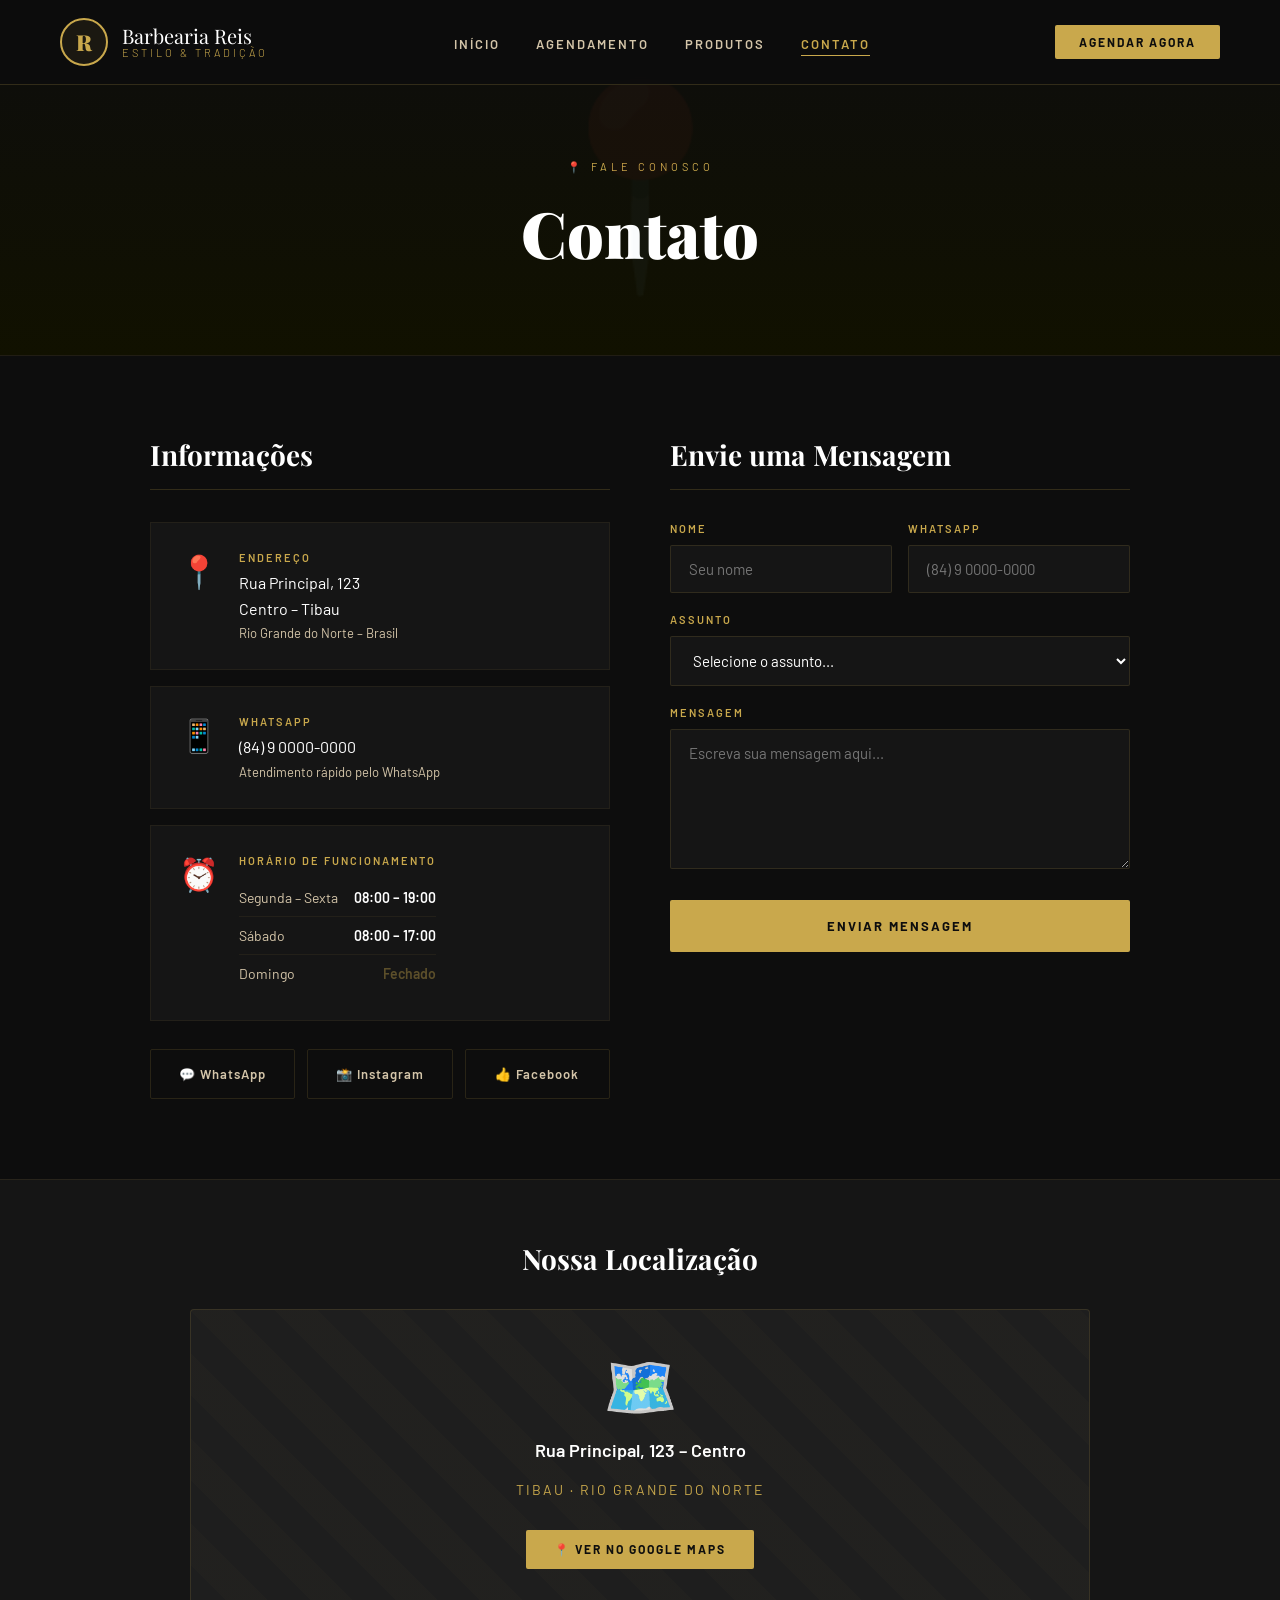
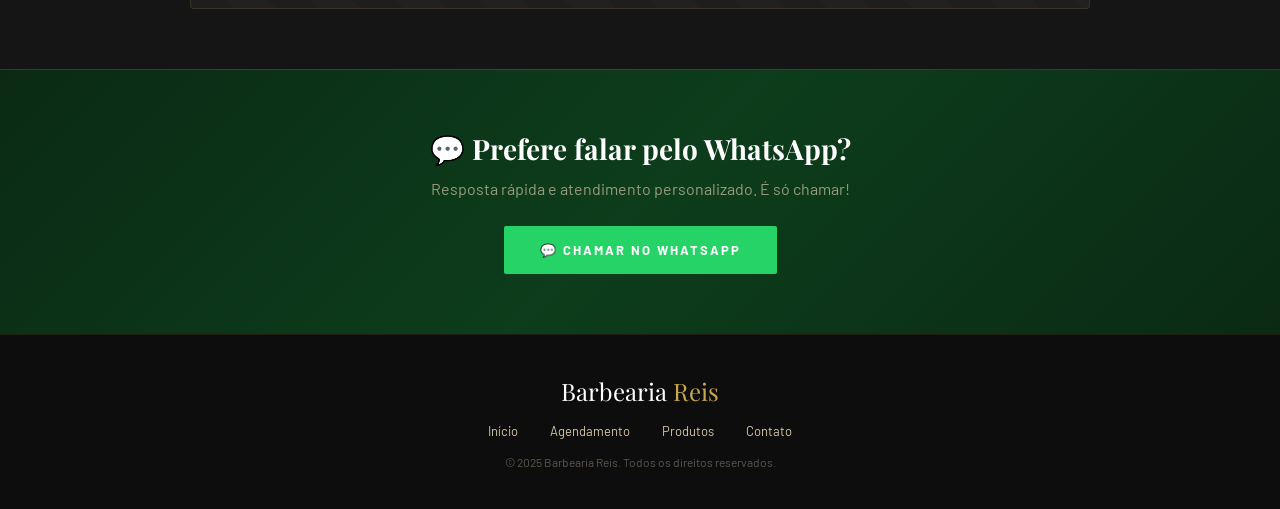
<file: contato.html>
<!DOCTYPE html>
<html lang="pt-BR">
<head>
  <meta charset="UTF-8">
  <meta name="viewport" content="width=device-width, initial-scale=1.0">
  <title>Contato – Barbearia Reis</title>
  <link rel="preconnect" href="https://fonts.googleapis.com">
  <link href="https://fonts.googleapis.com/css2?family=Playfair+Display:wght@700;900&family=Barlow:wght@300;400;600&display=swap" rel="stylesheet">
  <style>
    :root {
      --gold: #C9A84C;
      --gold-light: #e8c76a;
      --dark: #0D0D0D;
      --dark2: #151515;
      --dark3: #1e1e1e;
      --text: #d4c5a9;
      --white: #fff;
    }
    * { margin: 0; padding: 0; box-sizing: border-box; }
    body { background: var(--dark); color: var(--text); font-family: 'Barlow', sans-serif; }

    nav {
      position: fixed; top: 0; width: 100%; z-index: 999;
      display: flex; align-items: center; justify-content: space-between;
      padding: 18px 60px;
      background: rgba(13,13,13,0.95);
      backdrop-filter: blur(10px);
      border-bottom: 1px solid rgba(201,168,76,0.2);
    }
    .nav-logo { display: flex; align-items: center; gap: 14px; text-decoration: none; }
    .logo-circle { width: 48px; height: 48px; border: 2px solid var(--gold); border-radius: 50%; display: flex; align-items: center; justify-content: center; font-family: 'Playfair Display', serif; font-size: 22px; font-weight: 900; color: var(--gold); background: rgba(201,168,76,0.08); }
    .logo-text { font-family: 'Playfair Display', serif; color: var(--white); font-size: 20px; line-height: 1.1; }
    .logo-text span { display: block; font-size: 11px; color: var(--gold); font-family: 'Barlow', sans-serif; font-weight: 300; letter-spacing: 3px; text-transform: uppercase; }
    .nav-links { display: flex; gap: 36px; list-style: none; }
    .nav-links a { color: var(--text); text-decoration: none; font-size: 13px; font-weight: 600; letter-spacing: 2px; text-transform: uppercase; position: relative; transition: color .3s; }
    .nav-links a::after { content: ''; position: absolute; bottom: -4px; left: 0; width: 0; height: 1px; background: var(--gold); transition: width .3s; }
    .nav-links a:hover { color: var(--gold); }
    .nav-links a:hover::after, .nav-links a.active::after { width: 100%; }
    .nav-links a.active { color: var(--gold); }
    .nav-cta { background: var(--gold); color: var(--dark); padding: 10px 24px; border-radius: 2px; font-size: 12px; font-weight: 700; letter-spacing: 2px; text-transform: uppercase; text-decoration: none; transition: all .3s; }
    .nav-cta:hover { background: var(--gold-light); }

    .page-header {
      padding: 160px 60px 80px; text-align: center;
      background: linear-gradient(180deg, #0d0d0d 0%, #111100 100%);
      border-bottom: 1px solid rgba(201,168,76,0.1);
      position: relative; overflow: hidden;
    }
    .page-header::before { content: '📍'; position: absolute; font-size: 200px; opacity: 0.04; top: 50%; left: 50%; transform: translate(-50%,-50%); }
    .page-tag { font-size: 11px; letter-spacing: 4px; text-transform: uppercase; color: var(--gold); margin-bottom: 16px; display: block; }
    .page-title { font-family: 'Playfair Display', serif; font-size: clamp(36px, 5vw, 64px); font-weight: 900; color: var(--white); }

    /* MAIN GRID */
    .main { max-width: 1100px; margin: 0 auto; padding: 80px 60px; display: grid; grid-template-columns: 1fr 1fr; gap: 60px; }

    /* INFO */
    .contact-info h3 { font-family: 'Playfair Display', serif; font-size: 28px; color: var(--white); margin-bottom: 32px; padding-bottom: 16px; border-bottom: 1px solid rgba(201,168,76,0.2); }

    .info-card {
      background: var(--dark2);
      border: 1px solid rgba(201,168,76,0.08);
      padding: 28px; margin-bottom: 16px;
      display: flex; gap: 20px; align-items: flex-start;
      transition: all .3s;
    }
    .info-card:hover { border-color: rgba(201,168,76,0.3); }
    .info-icon { font-size: 32px; min-width: 40px; }
    .info-title { font-size: 11px; letter-spacing: 2px; text-transform: uppercase; color: var(--gold); margin-bottom: 6px; font-weight: 600; }
    .info-value { color: var(--white); font-size: 16px; line-height: 1.6; }
    .info-sub { color: var(--text); font-size: 13px; margin-top: 4px; }

    .social-links { display: flex; gap: 12px; margin-top: 28px; }
    .social-btn {
      flex: 1; padding: 16px; text-align: center;
      border: 1px solid rgba(201,168,76,0.15);
      color: var(--text); text-decoration: none;
      font-size: 13px; font-weight: 600; letter-spacing: 1px;
      transition: all .3s; border-radius: 2px;
      display: flex; align-items: center; justify-content: center; gap: 8px;
    }
    .social-btn:hover { border-color: var(--gold); color: var(--gold); background: rgba(201,168,76,0.06); }
    .social-btn.whatsapp:hover { border-color: #25d366; color: #25d366; background: rgba(37,211,102,0.06); }

    /* HOURS */
    .hours-grid { display: grid; grid-template-columns: 1fr 1fr; gap: 8px; margin-top: 20px; }
    .hour-row { display: flex; justify-content: space-between; padding: 10px 0; border-bottom: 1px solid rgba(201,168,76,0.08); font-size: 14px; }
    .hour-day { color: var(--text); }
    .hour-time { color: var(--white); font-weight: 600; }
    .hour-time.closed { color: rgba(201,168,76,0.4); }

    /* FORM */
    .form-section h3 { font-family: 'Playfair Display', serif; font-size: 28px; color: var(--white); margin-bottom: 32px; padding-bottom: 16px; border-bottom: 1px solid rgba(201,168,76,0.2); }
    .form-group { margin-bottom: 20px; }
    .form-group label { display: block; font-size: 11px; letter-spacing: 2px; text-transform: uppercase; color: var(--gold); margin-bottom: 10px; font-weight: 600; }
    .form-group input, .form-group textarea, .form-group select {
      width: 100%; background: var(--dark2); border: 1px solid rgba(201,168,76,0.15);
      color: var(--white); padding: 14px 18px;
      font-family: 'Barlow', sans-serif; font-size: 15px;
      outline: none; transition: border-color .3s; border-radius: 2px;
    }
    .form-group input:focus, .form-group textarea:focus, .form-group select:focus { border-color: var(--gold); }
    .form-group textarea { height: 140px; resize: vertical; }
    .form-group select option { background: var(--dark2); }
    .form-row { display: grid; grid-template-columns: 1fr 1fr; gap: 16px; }

    .btn-submit {
      width: 100%; padding: 18px;
      background: var(--gold); color: var(--dark);
      border: none; cursor: pointer;
      font-family: 'Barlow', sans-serif;
      font-size: 13px; font-weight: 700; letter-spacing: 2px; text-transform: uppercase;
      transition: all .3s; border-radius: 2px; margin-top: 8px;
    }
    .btn-submit:hover { background: var(--gold-light); transform: translateY(-2px); box-shadow: 0 8px 30px rgba(201,168,76,0.25); }

    .success-msg { display: none; background: rgba(201,168,76,0.08); border: 1px solid var(--gold); padding: 28px; text-align: center; margin-top: 16px; border-radius: 2px; }
    .success-msg.show { display: block; animation: fadeIn .5s ease; }
    .success-msg h4 { font-family: 'Playfair Display', serif; font-size: 22px; color: var(--gold); margin-bottom: 8px; }
    .success-msg p { color: var(--text); font-size: 14px; }

    /* MAP SECTION */
    .map-section { background: var(--dark2); border-top: 1px solid rgba(201,168,76,0.1); padding: 60px; text-align: center; }
    .map-section h3 { font-family: 'Playfair Display', serif; font-size: 28px; color: var(--white); margin-bottom: 32px; }
    .map-placeholder {
      max-width: 900px; margin: 0 auto;
      height: 300px; background: var(--dark3);
      border: 1px solid rgba(201,168,76,0.15);
      display: flex; align-items: center; justify-content: center;
      flex-direction: column; gap: 16px; border-radius: 4px;
      position: relative; overflow: hidden;
    }
    .map-placeholder::before {
      content: '';
      position: absolute; inset: 0;
      background: repeating-linear-gradient(45deg, transparent, transparent 30px, rgba(201,168,76,0.02) 30px, rgba(201,168,76,0.02) 60px);
    }
    .map-icon { font-size: 60px; }
    .map-addr { font-size: 18px; color: var(--white); font-weight: 600; }
    .map-city { font-size: 14px; color: var(--gold); letter-spacing: 2px; margin-top: 4px; }
    .map-btn {
      margin-top: 16px; display: inline-block;
      background: var(--gold); color: var(--dark);
      padding: 12px 28px; border-radius: 2px;
      font-size: 12px; font-weight: 700; letter-spacing: 2px; text-transform: uppercase;
      text-decoration: none; transition: all .3s;
    }
    .map-btn:hover { background: var(--gold-light); }

    /* CTA WA */
    .wa-banner {
      background: linear-gradient(135deg, #0a2a14 0%, #0d3d1c 50%, #0a2a14 100%);
      border-top: 1px solid rgba(37,211,102,0.2);
      padding: 60px; text-align: center;
    }
    .wa-banner h3 { font-family: 'Playfair Display', serif; font-size: 28px; color: var(--white); margin-bottom: 12px; }
    .wa-banner p { color: rgba(212,197,169,0.7); margin-bottom: 28px; }
    .wa-btn {
      display: inline-flex; align-items: center; gap: 10px;
      background: #25d366; color: #fff;
      padding: 16px 36px; border-radius: 2px;
      font-size: 13px; font-weight: 700; letter-spacing: 2px; text-transform: uppercase;
      text-decoration: none; transition: all .3s;
    }
    .wa-btn:hover { background: #1da851; transform: translateY(-2px); box-shadow: 0 8px 30px rgba(37,211,102,0.3); }

    footer { background: var(--dark); border-top: 1px solid rgba(201,168,76,0.1); padding: 40px 60px; text-align: center; }
    .footer-logo { font-family: 'Playfair Display', serif; font-size: 24px; color: var(--white); margin-bottom: 8px; }
    .footer-logo span { color: var(--gold); }
    .footer-links { display: flex; gap: 32px; justify-content: center; margin: 16px 0; }
    .footer-links a { color: var(--text); text-decoration: none; font-size: 13px; transition: color .3s; }
    .footer-links a:hover { color: var(--gold); }
    .footer-copy { color: rgba(212,197,169,0.4); font-size: 12px; margin-top: 8px; }

    @keyframes fadeIn { from { opacity: 0; transform: translateY(10px); } to { opacity: 1; transform: none; } }

    @media (max-width: 768px) {
      nav { padding: 16px 24px; }
      .nav-links { display: none; }
      .page-header { padding: 120px 24px 60px; }
      .main { grid-template-columns: 1fr; padding: 60px 24px; }
      .map-section, .wa-banner, footer { padding: 50px 24px; }
      .form-row { grid-template-columns: 1fr; }
    }
  </style>
</head>
<body>

<nav>
  <a href="index.html" class="nav-logo">
    <div class="logo-circle">R</div>
    <div class="logo-text">Barbearia Reis <span>Estilo & Tradição</span></div>
  </a>
  <ul class="nav-links">
    <li><a href="index.html">Início</a></li>
    <li><a href="agendamento.html">Agendamento</a></li>
    <li><a href="produtos.html">Produtos</a></li>
    <li><a href="contato.html" class="active">Contato</a></li>
  </ul>
  <a href="agendamento.html" class="nav-cta">Agendar Agora</a>
</nav>

<div class="page-header">
  <span class="page-tag">📍 Fale Conosco</span>
  <h1 class="page-title">Contato</h1>
</div>

<div class="main">
  <!-- INFO -->
  <div class="contact-info">
    <h3>Informações</h3>

    <div class="info-card">
      <div class="info-icon">📍</div>
      <div>
        <div class="info-title">Endereço</div>
        <div class="info-value">Rua Principal, 123<br>Centro – Tibau</div>
        <div class="info-sub">Rio Grande do Norte – Brasil</div>
      </div>
    </div>

    <div class="info-card">
      <div class="info-icon">📱</div>
      <div>
        <div class="info-title">WhatsApp</div>
        <div class="info-value">(84) 9 0000-0000</div>
        <div class="info-sub">Atendimento rápido pelo WhatsApp</div>
      </div>
    </div>

    <div class="info-card">
      <div class="info-icon">⏰</div>
      <div>
        <div class="info-title">Horário de Funcionamento</div>
        <div style="margin-top:12px;">
          <div class="hour-row"><span class="hour-day">Segunda – Sexta</span><span class="hour-time">08:00 – 19:00</span></div>
          <div class="hour-row"><span class="hour-day">Sábado</span><span class="hour-time">08:00 – 17:00</span></div>
          <div class="hour-row" style="border:none"><span class="hour-day">Domingo</span><span class="hour-time closed">Fechado</span></div>
        </div>
      </div>
    </div>

    <div class="social-links">
      <a href="https://wa.me/5584900000000" target="_blank" class="social-btn whatsapp">
        💬 WhatsApp
      </a>
      <a href="#" class="social-btn">
        📸 Instagram
      </a>
      <a href="#" class="social-btn">
        👍 Facebook
      </a>
    </div>
  </div>

  <!-- FORM -->
  <div class="form-section">
    <h3>Envie uma Mensagem</h3>

    <div class="form-row">
      <div class="form-group">
        <label>Nome</label>
        <input type="text" id="nome" placeholder="Seu nome">
      </div>
      <div class="form-group">
        <label>WhatsApp</label>
        <input type="tel" id="tel" placeholder="(84) 9 0000-0000">
      </div>
    </div>

    <div class="form-group">
      <label>Assunto</label>
      <select id="assunto">
        <option value="">Selecione o assunto...</option>
        <option>Dúvida sobre cortes</option>
        <option>Informações sobre produtos</option>
        <option>Reclamação / Sugestão</option>
        <option>Parceria / Fornecedor</option>
        <option>Outro</option>
      </select>
    </div>

    <div class="form-group">
      <label>Mensagem</label>
      <textarea id="msg" placeholder="Escreva sua mensagem aqui..."></textarea>
    </div>

    <button class="btn-submit" onclick="enviarMensagem()">Enviar Mensagem</button>

    <div class="success-msg" id="successMsg">
      <div style="font-size:48px;margin-bottom:12px">✅</div>
      <h4>Mensagem Enviada!</h4>
      <p>Entraremos em contato em breve pelo WhatsApp. Obrigado! 🙏</p>
    </div>
  </div>
</div>

<!-- MAP -->
<div class="map-section">
  <h3>Nossa Localização</h3>
  <div class="map-placeholder">
    <div class="map-icon">🗺️</div>
    <div class="map-addr">Rua Principal, 123 – Centro</div>
    <div class="map-city">TIBAU · RIO GRANDE DO NORTE</div>
    <a href="https://maps.google.com/?q=Tibau,RN" target="_blank" class="map-btn">📍 Ver no Google Maps</a>
  </div>
</div>

<!-- WA BANNER -->
<div class="wa-banner">
  <h3>💬 Prefere falar pelo WhatsApp?</h3>
  <p>Resposta rápida e atendimento personalizado. É só chamar!</p>
  <a href="https://wa.me/5584900000000?text=Olá%20Barbearia%20Reis!%20Gostaria%20de%20mais%20informações." target="_blank" class="wa-btn">
    💬 Chamar no WhatsApp
  </a>
</div>

<footer>
  <div class="footer-logo">Barbearia <span>Reis</span></div>
  <div class="footer-links">
    <a href="index.html">Início</a>
    <a href="agendamento.html">Agendamento</a>
    <a href="produtos.html">Produtos</a>
    <a href="contato.html">Contato</a>
  </div>
  <div class="footer-copy">© 2025 Barbearia Reis. Todos os direitos reservados.</div>
</footer>

<script>
  function enviarMensagem() {
    const nome = document.getElementById('nome').value.trim();
    const tel = document.getElementById('tel').value.trim();
    const assunto = document.getElementById('assunto').value;
    const msg = document.getElementById('msg').value.trim();

    if (!nome) { alert('Por favor, informe seu nome!'); return; }
    if (!msg) { alert('Por favor, escreva uma mensagem!'); return; }

    // Simula envio e exibe sucesso
    document.getElementById('successMsg').classList.add('show');

    // Opcionalmente redireciona para WhatsApp
    if (tel) {
      const text = `Olá! Sou ${nome}.%0AAssunto: ${assunto || 'Contato geral'}%0A%0A${msg}`;
      setTimeout(() => {
        window.open(`https://wa.me/5584900000000?text=${text}`, '_blank');
      }, 1000);
    }

    // Reset
    setTimeout(() => {
      document.getElementById('nome').value = '';
      document.getElementById('tel').value = '';
      document.getElementById('assunto').value = '';
      document.getElementById('msg').value = '';
      document.getElementById('successMsg').classList.remove('show');
    }, 4000);
  }
</script>
</body>
</html>
</file>
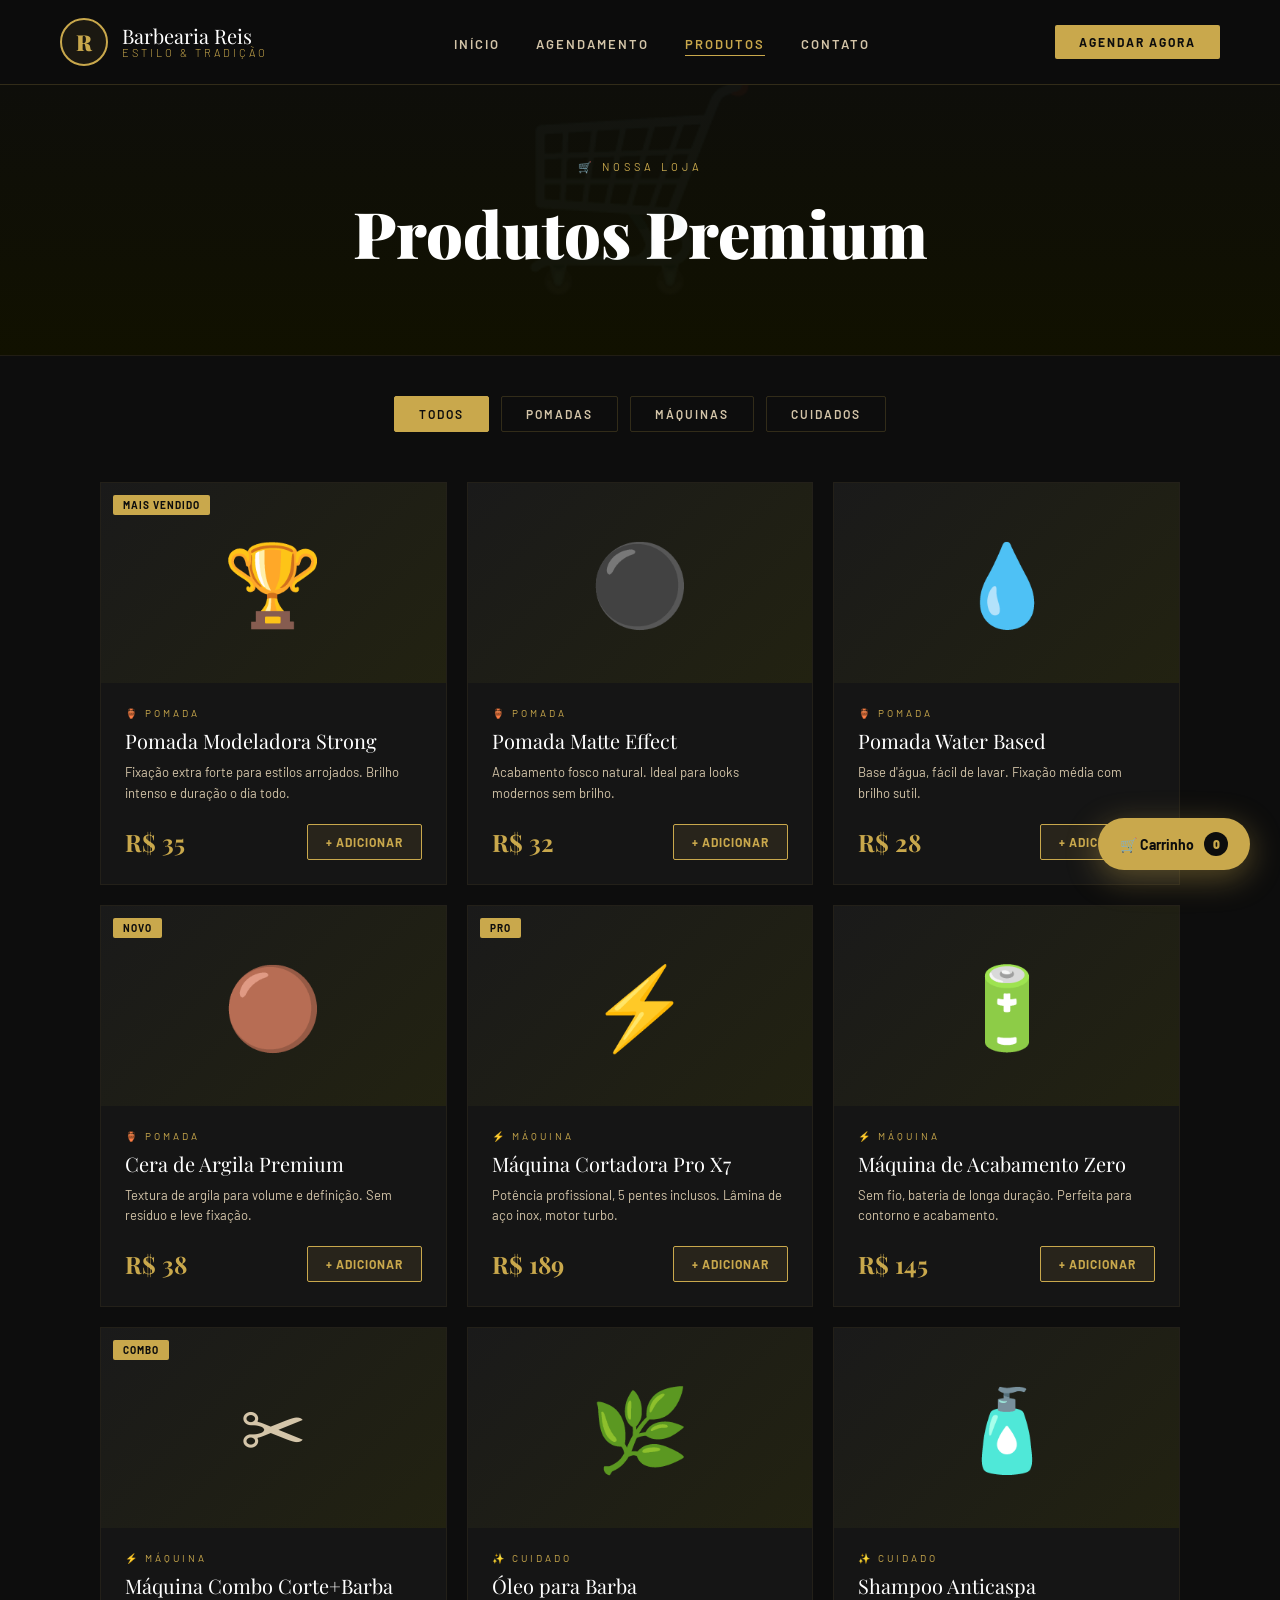
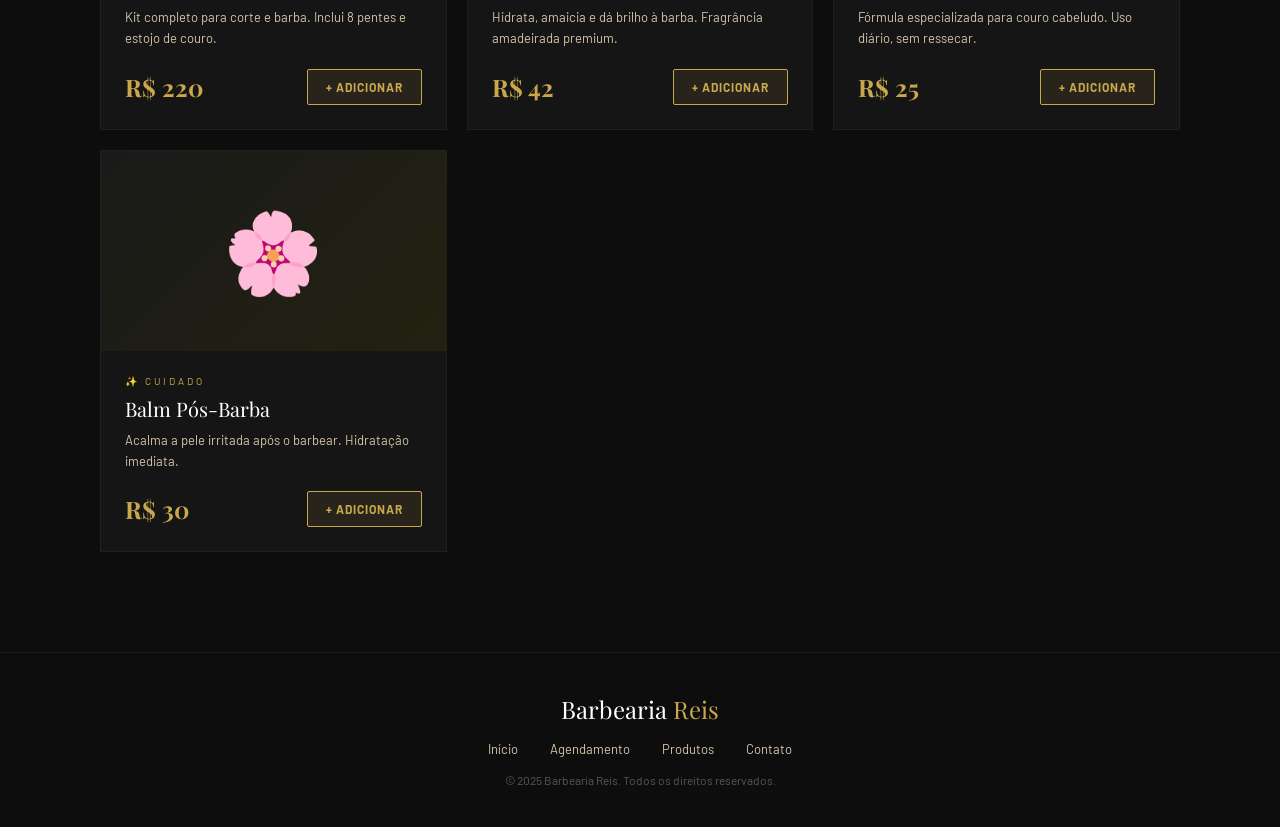
<file: produtos.html>
<!DOCTYPE html>
<html lang="pt-BR">
<head>
  <meta charset="UTF-8">
  <meta name="viewport" content="width=device-width, initial-scale=1.0">
  <title>Produtos – Barbearia Reis</title>
  <link rel="preconnect" href="https://fonts.googleapis.com">
  <link href="https://fonts.googleapis.com/css2?family=Playfair+Display:wght@700;900&family=Barlow:wght@300;400;600&display=swap" rel="stylesheet">
  <style>
    :root {
      --gold: #C9A84C;
      --gold-light: #e8c76a;
      --dark: #0D0D0D;
      --dark2: #151515;
      --dark3: #1e1e1e;
      --text: #d4c5a9;
      --white: #fff;
    }
    * { margin: 0; padding: 0; box-sizing: border-box; }
    body { background: var(--dark); color: var(--text); font-family: 'Barlow', sans-serif; }

    nav {
      position: fixed; top: 0; width: 100%; z-index: 999;
      display: flex; align-items: center; justify-content: space-between;
      padding: 18px 60px;
      background: rgba(13,13,13,0.95);
      backdrop-filter: blur(10px);
      border-bottom: 1px solid rgba(201,168,76,0.2);
    }
    .nav-logo { display: flex; align-items: center; gap: 14px; text-decoration: none; }
    .logo-circle { width: 48px; height: 48px; border: 2px solid var(--gold); border-radius: 50%; display: flex; align-items: center; justify-content: center; font-family: 'Playfair Display', serif; font-size: 22px; font-weight: 900; color: var(--gold); background: rgba(201,168,76,0.08); }
    .logo-text { font-family: 'Playfair Display', serif; color: var(--white); font-size: 20px; line-height: 1.1; }
    .logo-text span { display: block; font-size: 11px; color: var(--gold); font-family: 'Barlow', sans-serif; font-weight: 300; letter-spacing: 3px; text-transform: uppercase; }
    .nav-links { display: flex; gap: 36px; list-style: none; }
    .nav-links a { color: var(--text); text-decoration: none; font-size: 13px; font-weight: 600; letter-spacing: 2px; text-transform: uppercase; position: relative; transition: color .3s; }
    .nav-links a::after { content: ''; position: absolute; bottom: -4px; left: 0; width: 0; height: 1px; background: var(--gold); transition: width .3s; }
    .nav-links a:hover { color: var(--gold); }
    .nav-links a:hover::after, .nav-links a.active::after { width: 100%; }
    .nav-links a.active { color: var(--gold); }
    .nav-cta { background: var(--gold); color: var(--dark); padding: 10px 24px; border-radius: 2px; font-size: 12px; font-weight: 700; letter-spacing: 2px; text-transform: uppercase; text-decoration: none; transition: all .3s; }
    .nav-cta:hover { background: var(--gold-light); }

    .page-header {
      padding: 160px 60px 80px; text-align: center;
      background: linear-gradient(180deg, #0d0d0d 0%, #111100 100%);
      border-bottom: 1px solid rgba(201,168,76,0.1);
      position: relative; overflow: hidden;
    }
    .page-header::before { content: '🛒'; position: absolute; font-size: 200px; opacity: 0.04; top: 50%; left: 50%; transform: translate(-50%,-50%); }
    .page-tag { font-size: 11px; letter-spacing: 4px; text-transform: uppercase; color: var(--gold); margin-bottom: 16px; display: block; }
    .page-title { font-family: 'Playfair Display', serif; font-size: clamp(36px, 5vw, 64px); font-weight: 900; color: var(--white); }

    /* CART WIDGET */
    .cart-widget {
      position: fixed; bottom: 30px; right: 30px; z-index: 998;
      background: var(--gold); color: var(--dark);
      border-radius: 50px; padding: 14px 22px;
      display: flex; align-items: center; gap: 10px;
      font-weight: 700; font-size: 14px; cursor: pointer;
      box-shadow: 0 8px 32px rgba(201,168,76,0.4);
      transition: all .3s;
    }
    .cart-widget:hover { transform: translateY(-2px); box-shadow: 0 12px 40px rgba(201,168,76,0.5); }
    .cart-count {
      background: var(--dark); color: var(--gold);
      width: 24px; height: 24px; border-radius: 50%;
      display: flex; align-items: center; justify-content: center;
      font-size: 12px; font-weight: 900;
    }

    /* CART PANEL */
    .cart-panel {
      position: fixed; right: -420px; top: 0; bottom: 0; width: 400px; z-index: 1000;
      background: var(--dark2);
      border-left: 1px solid rgba(201,168,76,0.2);
      padding: 30px;
      transition: right .4s cubic-bezier(.25,.46,.45,.94);
      overflow-y: auto;
    }
    .cart-panel.open { right: 0; }
    .cart-overlay { display: none; position: fixed; inset: 0; background: rgba(0,0,0,0.6); z-index: 999; }
    .cart-overlay.show { display: block; }
    .cart-header { display: flex; justify-content: space-between; align-items: center; margin-bottom: 30px; }
    .cart-header h3 { font-family: 'Playfair Display', serif; font-size: 24px; color: var(--white); }
    .cart-close { background: none; border: none; color: var(--text); font-size: 24px; cursor: pointer; transition: color .3s; }
    .cart-close:hover { color: var(--gold); }
    .cart-item { display: flex; gap: 16px; padding: 16px 0; border-bottom: 1px solid rgba(201,168,76,0.1); align-items: center; }
    .cart-item-icon { font-size: 28px; min-width: 40px; text-align: center; }
    .cart-item-info { flex: 1; }
    .cart-item-name { color: var(--white); font-size: 15px; font-weight: 600; }
    .cart-item-price { color: var(--gold); font-size: 14px; margin-top: 2px; }
    .cart-item-qty { display: flex; align-items: center; gap: 10px; }
    .qty-btn { background: rgba(201,168,76,0.1); border: 1px solid rgba(201,168,76,0.2); color: var(--gold); width: 28px; height: 28px; border-radius: 2px; cursor: pointer; font-size: 16px; transition: all .2s; }
    .qty-btn:hover { background: rgba(201,168,76,0.2); }
    .qty-num { color: var(--white); font-weight: 600; min-width: 20px; text-align: center; }
    .cart-item-remove { color: rgba(201,168,76,0.4); cursor: pointer; font-size: 18px; transition: color .2s; }
    .cart-item-remove:hover { color: #e74c3c; }
    .cart-empty { text-align: center; padding: 60px 20px; color: var(--text); }
    .cart-empty-icon { font-size: 60px; margin-bottom: 16px; }
    .cart-total { padding: 24px 0; }
    .cart-total-line { display: flex; justify-content: space-between; margin-bottom: 12px; font-size: 14px; }
    .cart-total-final { display: flex; justify-content: space-between; padding-top: 16px; border-top: 1px solid rgba(201,168,76,0.2); }
    .cart-total-final span:first-child { font-weight: 700; color: var(--white); font-size: 16px; }
    .cart-total-final span:last-child { font-family: 'Playfair Display', serif; font-size: 24px; color: var(--gold); }
    .btn-checkout { width: 100%; padding: 16px; background: var(--gold); color: var(--dark); border: none; cursor: pointer; font-family: 'Barlow', sans-serif; font-size: 13px; font-weight: 700; letter-spacing: 2px; text-transform: uppercase; border-radius: 2px; margin-top: 16px; transition: all .3s; }
    .btn-checkout:hover { background: var(--gold-light); }

    /* FILTERS */
    .filters { display: flex; gap: 12px; justify-content: center; padding: 40px 60px 0; flex-wrap: wrap; }
    .filter-btn { padding: 10px 24px; background: transparent; border: 1px solid rgba(201,168,76,0.2); color: var(--text); font-family: 'Barlow', sans-serif; font-size: 12px; font-weight: 600; letter-spacing: 2px; text-transform: uppercase; cursor: pointer; transition: all .3s; border-radius: 2px; }
    .filter-btn:hover, .filter-btn.active { background: var(--gold); border-color: var(--gold); color: var(--dark); }

    /* PRODUCTS GRID */
    .products { max-width: 1200px; margin: 0 auto; padding: 50px 60px 100px; display: grid; grid-template-columns: repeat(auto-fill, minmax(280px, 1fr)); gap: 20px; }

    .product-card {
      background: var(--dark2);
      border: 1px solid rgba(201,168,76,0.08);
      overflow: hidden; transition: all .3s;
      opacity: 0; transform: translateY(20px);
    }
    .product-card.visible { opacity: 1; transform: none; }
    .product-card:hover { border-color: rgba(201,168,76,0.3); transform: translateY(-4px); box-shadow: 0 12px 40px rgba(0,0,0,0.4); }

    .product-img {
      width: 100%; height: 200px;
      display: flex; align-items: center; justify-content: center;
      font-size: 80px;
      background: linear-gradient(135deg, #1a1a1a 0%, #222211 100%);
      position: relative;
    }
    .product-badge {
      position: absolute; top: 12px; left: 12px;
      background: var(--gold); color: var(--dark);
      font-size: 10px; font-weight: 700; letter-spacing: 1px; text-transform: uppercase;
      padding: 4px 10px; border-radius: 2px;
    }

    .product-info { padding: 24px; }
    .product-category { font-size: 10px; letter-spacing: 3px; text-transform: uppercase; color: var(--gold); margin-bottom: 8px; }
    .product-name { font-family: 'Playfair Display', serif; font-size: 20px; color: var(--white); margin-bottom: 8px; }
    .product-desc { font-size: 13px; color: var(--text); line-height: 1.6; margin-bottom: 20px; }
    .product-footer { display: flex; align-items: center; justify-content: space-between; }
    .product-price { font-family: 'Playfair Display', serif; font-size: 24px; color: var(--gold); font-weight: 700; }
    .btn-add {
      background: rgba(201,168,76,0.1); border: 1px solid var(--gold); color: var(--gold);
      padding: 10px 18px; cursor: pointer; font-family: 'Barlow', sans-serif;
      font-size: 12px; font-weight: 700; letter-spacing: 1px; text-transform: uppercase;
      transition: all .3s; border-radius: 2px;
    }
    .btn-add:hover { background: var(--gold); color: var(--dark); }

    footer { background: var(--dark); border-top: 1px solid rgba(201,168,76,0.1); padding: 40px 60px; text-align: center; }
    .footer-logo { font-family: 'Playfair Display', serif; font-size: 24px; color: var(--white); margin-bottom: 8px; }
    .footer-logo span { color: var(--gold); }
    .footer-links { display: flex; gap: 32px; justify-content: center; margin: 16px 0; }
    .footer-links a { color: var(--text); text-decoration: none; font-size: 13px; transition: color .3s; }
    .footer-links a:hover { color: var(--gold); }
    .footer-copy { color: rgba(212,197,169,0.4); font-size: 12px; margin-top: 8px; }

    @media (max-width: 768px) {
      nav { padding: 16px 24px; }
      .nav-links { display: none; }
      .page-header { padding: 120px 24px 60px; }
      .filters { padding: 30px 24px 0; }
      .products { padding: 30px 24px 80px; }
      .cart-panel { width: 100%; right: -100%; }
    }
  </style>
</head>
<body>

<nav>
  <a href="index.html" class="nav-logo">
    <div class="logo-circle">R</div>
    <div class="logo-text">Barbearia Reis <span>Estilo & Tradição</span></div>
  </a>
  <ul class="nav-links">
    <li><a href="index.html">Início</a></li>
    <li><a href="agendamento.html">Agendamento</a></li>
    <li><a href="produtos.html" class="active">Produtos</a></li>
    <li><a href="contato.html">Contato</a></li>
  </ul>
  <a href="agendamento.html" class="nav-cta">Agendar Agora</a>
</nav>

<div class="page-header">
  <span class="page-tag">🛒 Nossa Loja</span>
  <h1 class="page-title">Produtos Premium</h1>
</div>

<!-- FILTROS -->
<div class="filters">
  <button class="filter-btn active" onclick="filterProducts('todos', this)">Todos</button>
  <button class="filter-btn" onclick="filterProducts('pomada', this)">Pomadas</button>
  <button class="filter-btn" onclick="filterProducts('maquina', this)">Máquinas</button>
  <button class="filter-btn" onclick="filterProducts('cuidado', this)">Cuidados</button>
</div>

<!-- PRODUTOS -->
<div class="products" id="productsGrid"></div>

<!-- CARRINHO WIDGET -->
<div class="cart-widget" onclick="openCart()">
  🛒 Carrinho
  <div class="cart-count" id="cartCount">0</div>
</div>

<!-- OVERLAY -->
<div class="cart-overlay" id="cartOverlay" onclick="closeCart()"></div>

<!-- PAINEL DO CARRINHO -->
<div class="cart-panel" id="cartPanel">
  <div class="cart-header">
    <h3>🛒 Carrinho</h3>
    <button class="cart-close" onclick="closeCart()">✕</button>
  </div>
  <div id="cartItems"></div>
  <div id="cartFooter"></div>
</div>

<footer>
  <div class="footer-logo">Barbearia <span>Reis</span></div>
  <div class="footer-links">
    <a href="index.html">Início</a>
    <a href="agendamento.html">Agendamento</a>
    <a href="produtos.html">Produtos</a>
    <a href="contato.html">Contato</a>
  </div>
  <div class="footer-copy">© 2025 Barbearia Reis. Todos os direitos reservados.</div>
</footer>

<script>
  const products = [
    { id:1, name:"Pomada Modeladora Strong", category:"pomada", icon:"🏆", desc:"Fixação extra forte para estilos arrojados. Brilho intenso e duração o dia todo.", price:35, badge:"Mais Vendido" },
    { id:2, name:"Pomada Matte Effect", category:"pomada", icon:"⚫", desc:"Acabamento fosco natural. Ideal para looks modernos sem brilho.", price:32, badge:null },
    { id:3, name:"Pomada Water Based", category:"pomada", icon:"💧", desc:"Base d'água, fácil de lavar. Fixação média com brilho sutil.", price:28, badge:null },
    { id:4, name:"Cera de Argila Premium", category:"pomada", icon:"🟤", desc:"Textura de argila para volume e definição. Sem resíduo e leve fixação.", price:38, badge:"Novo" },
    { id:5, name:"Máquina Cortadora Pro X7", category:"maquina", icon:"⚡", desc:"Potência profissional, 5 pentes inclusos. Lâmina de aço inox, motor turbo.", price:189, badge:"Pro" },
    { id:6, name:"Máquina de Acabamento Zero", category:"maquina", icon:"🔋", desc:"Sem fio, bateria de longa duração. Perfeita para contorno e acabamento.", price:145, badge:null },
    { id:7, name:"Máquina Combo Corte+Barba", category:"maquina", icon:"✂", desc:"Kit completo para corte e barba. Inclui 8 pentes e estojo de couro.", price:220, badge:"Combo" },
    { id:8, name:"Óleo para Barba", category:"cuidado", icon:"🌿", desc:"Hidrata, amaicia e dá brilho à barba. Fragrância amadeirada premium.", price:42, badge:null },
    { id:9, name:"Shampoo Anticaspa", category:"cuidado", icon:"🧴", desc:"Fórmula especializada para couro cabeludo. Uso diário, sem ressecar.", price:25, badge:null },
    { id:10, name:"Balm Pós-Barba", category:"cuidado", icon:"🌸", desc:"Acalma a pele irritada após o barbear. Hidratação imediata.", price:30, badge:null },
  ];

  let cart = {};
  let currentFilter = 'todos';

  function renderProducts(filter = 'todos') {
    const grid = document.getElementById('productsGrid');
    const filtered = filter === 'todos' ? products : products.filter(p => p.category === filter);
    grid.innerHTML = '';
    filtered.forEach((p, i) => {
      const card = document.createElement('div');
      card.className = 'product-card';
      card.dataset.category = p.category;
      card.innerHTML = `
        <div class="product-img">
          ${p.badge ? `<div class="product-badge">${p.badge}</div>` : ''}
          ${p.icon}
        </div>
        <div class="product-info">
          <div class="product-category">${p.category === 'pomada' ? '🏺 Pomada' : p.category === 'maquina' ? '⚡ Máquina' : '✨ Cuidado'}</div>
          <div class="product-name">${p.name}</div>
          <div class="product-desc">${p.desc}</div>
          <div class="product-footer">
            <div class="product-price">R$ ${p.price}</div>
            <button class="btn-add" onclick="addToCart(${p.id})">+ Adicionar</button>
          </div>
        </div>
      `;
      grid.appendChild(card);
      setTimeout(() => card.classList.add('visible'), i * 80);
    });
  }

  function filterProducts(cat, btn) {
    currentFilter = cat;
    document.querySelectorAll('.filter-btn').forEach(b => b.classList.remove('active'));
    btn.classList.add('active');
    renderProducts(cat);
  }

  function addToCart(id) {
    if (!cart[id]) cart[id] = { ...products.find(p => p.id === id), qty: 0 };
    cart[id].qty++;
    updateCartCount();
    showAddedFeedback(id);
  }

  function showAddedFeedback(id) {
    const btns = document.querySelectorAll('.btn-add');
    // Simple visual feedback
    openCart();
    renderCart();
  }

  function removeFromCart(id) {
    delete cart[id];
    renderCart();
    updateCartCount();
  }

  function changeQty(id, delta) {
    cart[id].qty += delta;
    if (cart[id].qty <= 0) removeFromCart(id);
    else { renderCart(); updateCartCount(); }
  }

  function updateCartCount() {
    const total = Object.values(cart).reduce((s, i) => s + i.qty, 0);
    document.getElementById('cartCount').textContent = total;
  }

  function renderCart() {
    const items = Object.values(cart);
    const itemsEl = document.getElementById('cartItems');
    const footerEl = document.getElementById('cartFooter');

    if (items.length === 0) {
      itemsEl.innerHTML = `
        <div class="cart-empty">
          <div class="cart-empty-icon">🛒</div>
          <p>Seu carrinho está vazio.</p>
          <p style="margin-top:8px;font-size:13px;color:rgba(212,197,169,0.5)">Adicione produtos para começar!</p>
        </div>`;
      footerEl.innerHTML = '';
      return;
    }

    itemsEl.innerHTML = items.map(item => `
      <div class="cart-item">
        <div class="cart-item-icon">${item.icon}</div>
        <div class="cart-item-info">
          <div class="cart-item-name">${item.name}</div>
          <div class="cart-item-price">R$ ${item.price} cada</div>
        </div>
        <div class="cart-item-qty">
          <button class="qty-btn" onclick="changeQty(${item.id}, -1)">−</button>
          <span class="qty-num">${item.qty}</span>
          <button class="qty-btn" onclick="changeQty(${item.id}, 1)">+</button>
        </div>
        <span class="cart-item-remove" onclick="removeFromCart(${item.id})">✕</span>
      </div>
    `).join('');

    const subtotal = items.reduce((s, i) => s + i.price * i.qty, 0);
    footerEl.innerHTML = `
      <div class="cart-total">
        <div class="cart-total-line"><span>Subtotal</span><span>R$ ${subtotal.toFixed(2)}</span></div>
        <div class="cart-total-line"><span>Entrega</span><span style="color:var(--gold)">A combinar</span></div>
        <div class="cart-total-final">
          <span>Total</span>
          <span>R$ ${subtotal.toFixed(2)}</span>
        </div>
      </div>
      <button class="btn-checkout" onclick="checkout()">Finalizar Pedido via WhatsApp</button>
    `;
  }

  function checkout() {
    const items = Object.values(cart);
    if (items.length === 0) return;
    const lista = items.map(i => `${i.qty}x ${i.name} (R$${i.price * i.qty})`).join('%0A');
    const total = items.reduce((s, i) => s + i.price * i.qty, 0);
    const msg = `Olá Barbearia Reis! Quero fazer um pedido:%0A%0A${lista}%0A%0A*Total: R$${total.toFixed(2)}*`;
    window.open(`https://wa.me/5584900000000?text=${msg}`, '_blank');
  }

  function openCart() {
    renderCart();
    document.getElementById('cartPanel').classList.add('open');
    document.getElementById('cartOverlay').classList.add('show');
    document.body.style.overflow = 'hidden';
  }

  function closeCart() {
    document.getElementById('cartPanel').classList.remove('open');
    document.getElementById('cartOverlay').classList.remove('show');
    document.body.style.overflow = '';
  }

  renderProducts();
</script>
</body>
</html>
</file>
